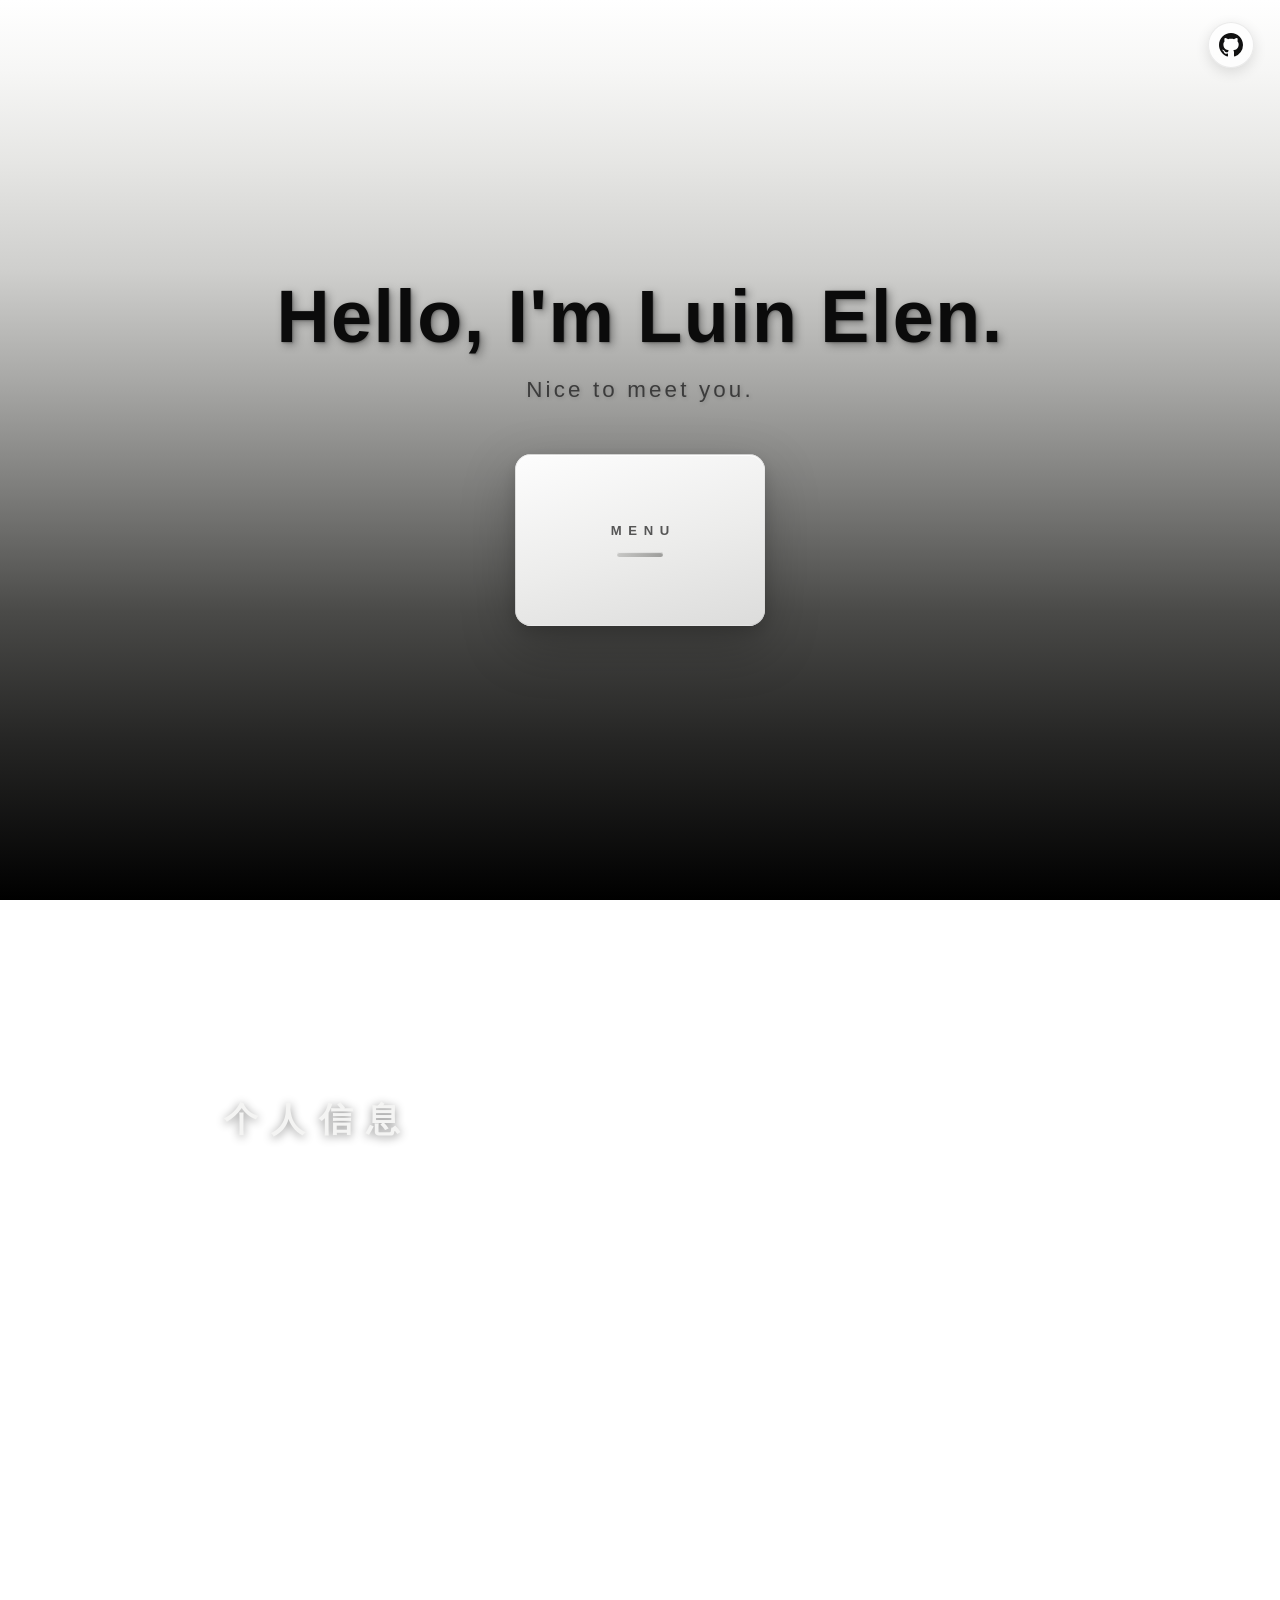
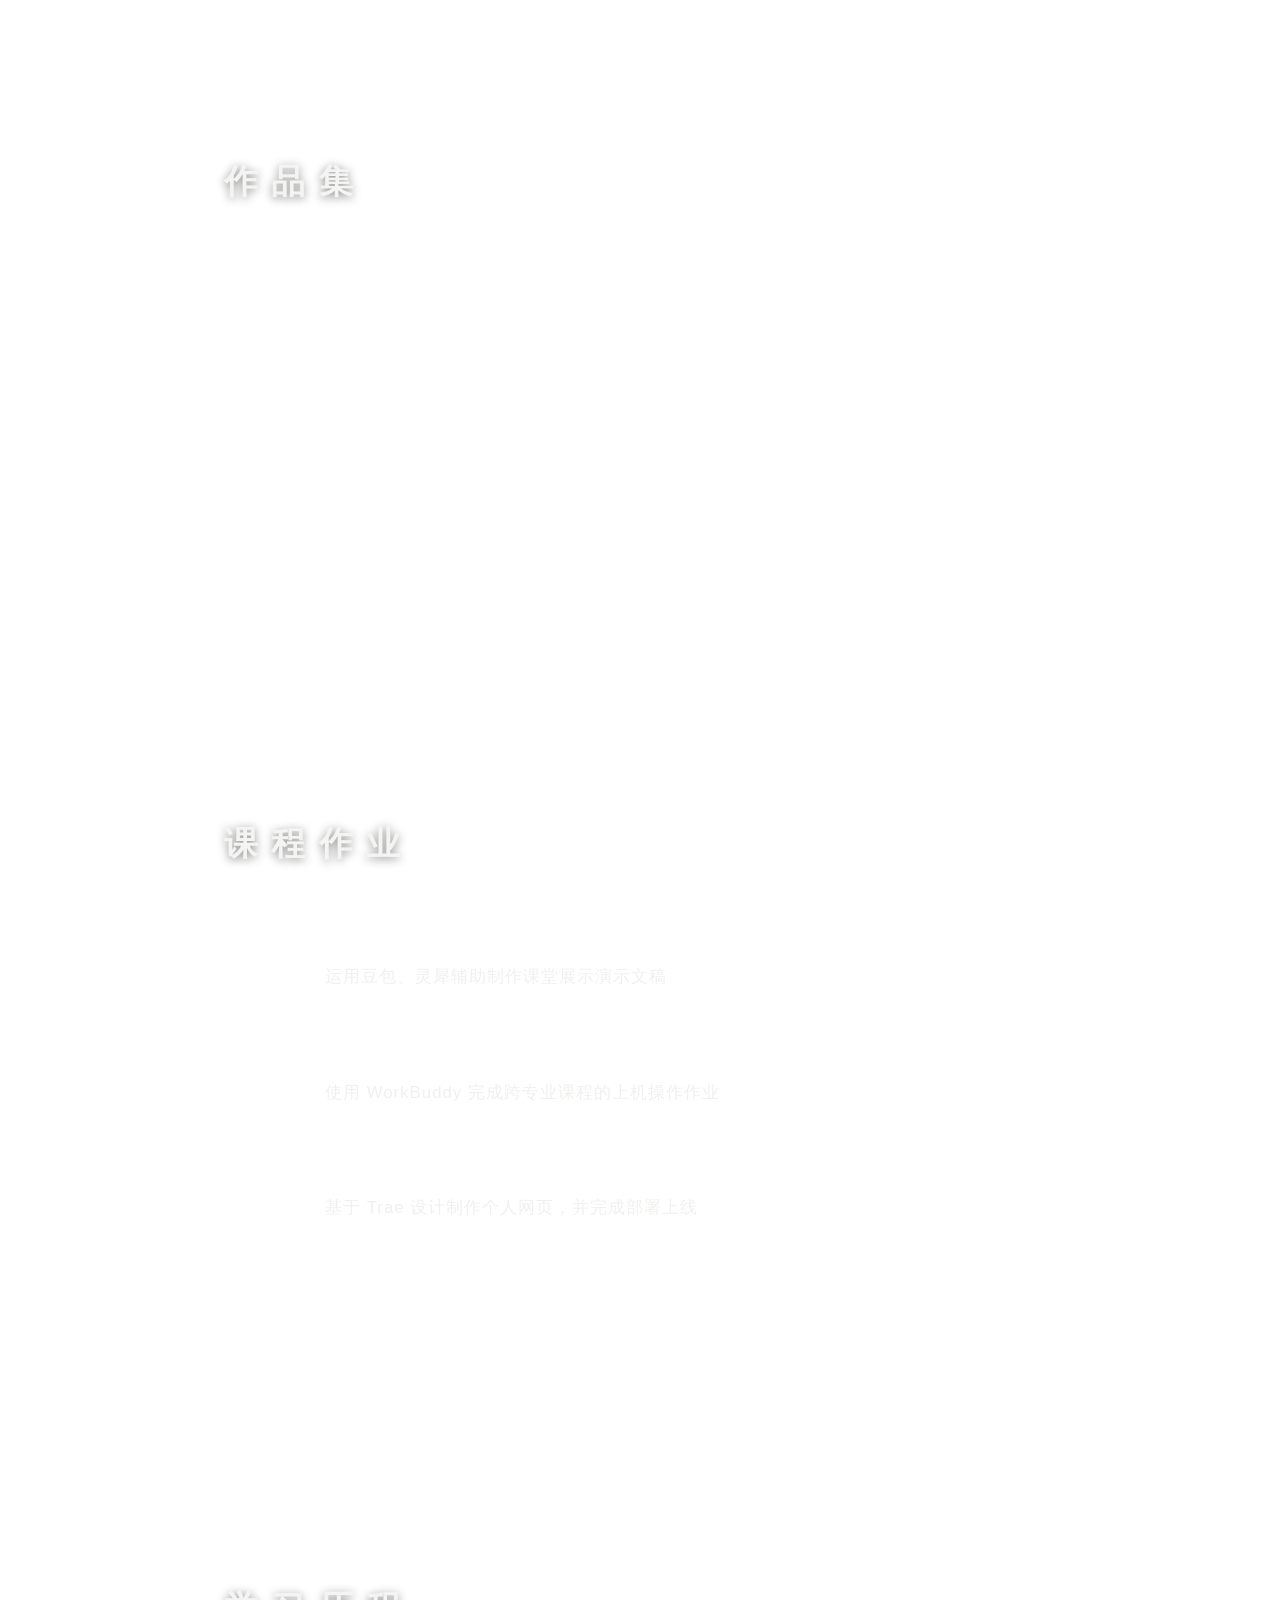
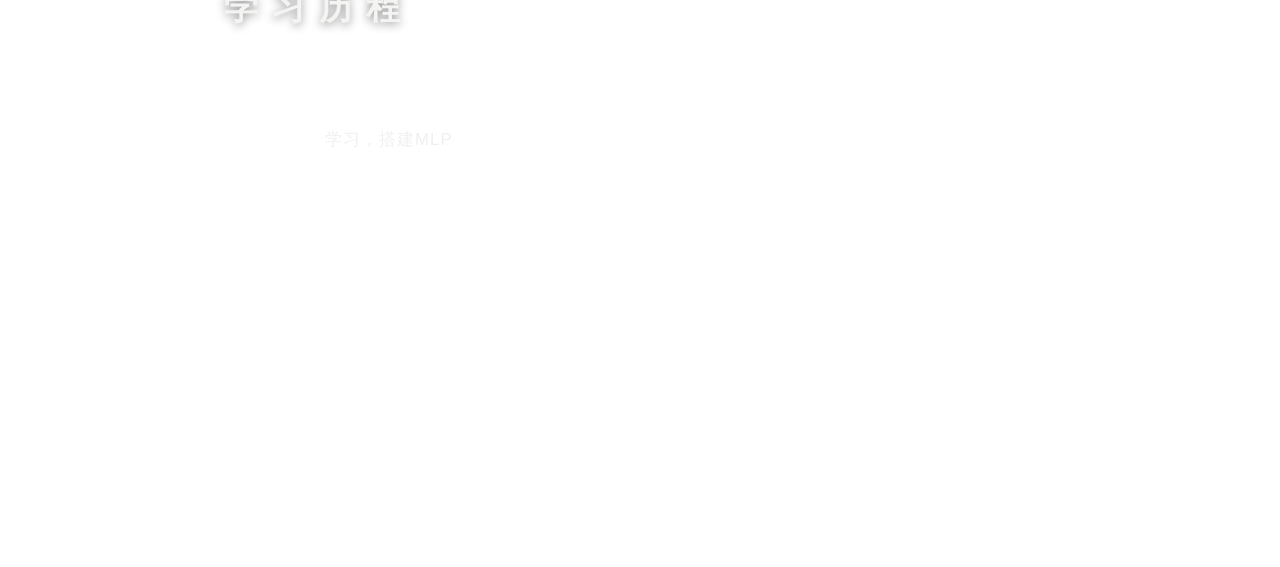
<file: index.html>
<!DOCTYPE html>
<html lang="zh-CN">
<head>
  <meta charset="UTF-8">
  <meta name="viewport" content="width=device-width, initial-scale=1.0">
  <title>李宁的个人网页</title>
  <link rel="stylesheet" href="style.css">
</head>
<body>

  <!-- GitHub 入口（把 href 换成你自己的 GitHub 主页链接） -->
  <a class="github-entry" href="https://github.com/Luin-Elen" target="_blank" rel="noopener" aria-label="GitHub" title="GitHub">
    <svg viewBox="0 0 16 16" aria-hidden="true">
      <path d="M8 0C3.58 0 0 3.58 0 8c0 3.54 2.29 6.53 5.47 7.59.4.07.55-.17.55-.38 0-.19-.01-.82-.01-1.49-2.01.37-2.53-.49-2.69-.94-.09-.23-.48-.94-.82-1.13-.28-.15-.68-.52-.01-.53.63-.01 1.08.58 1.23.82.72 1.21 1.87.87 2.33.66.07-.52.28-.87.51-1.07-1.78-.2-3.64-.89-3.64-3.95 0-.87.31-1.59.82-2.15-.08-.2-.36-1.02.08-2.12 0 0 .67-.21 2.2.82.64-.18 1.32-.27 2-.27s1.36.09 2 .27c1.53-1.04 2.2-.82 2.2-.82.44 1.1.16 1.92.08 2.12.51.56.82 1.27.82 2.15 0 3.07-1.87 3.75-3.65 3.95.29.25.54.73.54 1.48 0 1.07-.01 1.93-.01 2.2 0 .21.15.46.55.38A8.01 8.01 0 0 0 16 8c0-4.42-3.58-8-8-8z"/>
    </svg>
  </a>

  <!-- 首屏：大标题 + 翻盖导航盒 -->
  <header class="hero">
    <h1 class="hero-title">Hello, I'm Luin Elen.</h1>
    <p class="hero-sub">Nice to meet you.</p>

    <!-- 鼠标移上去时盒盖向上翻开，露出三个导航项 -->
    <div class="nav-box" tabindex="0">
      <div class="nav-frame"></div>
      <nav class="nav-inner" aria-label="站点导航">
        <a href="#personal">个人信息</a>
        <a href="#portfolio">作品集</a>
        <a href="#homework">课程作业</a>
        <a href="#journey">学习历程</a>
      </nav>
      <div class="nav-lid">
        <span class="nav-lid-word">MENU</span>
        <span class="nav-lid-handle" aria-hidden="true"></span>
      </div>
    </div>
  </header>

  <main>
    <!-- 三个板块：内容槽留空，等待填充 -->
    <section id="personal" class="panel">
      <h2>个人信息</h2>
      <div class="slot"></div>
    </section>

    <section id="portfolio" class="panel">
      <h2>作品集</h2>
      <div class="slot"></div>
    </section>

    <section id="homework" class="panel">
      <h2>课程作业</h2>
      <div class="slot">
        <ol class="work-list">
          <li class="work-item">
            <span class="work-num">01</span>
            <div class="work-body">
              <p class="work-text">运用豆包、灵犀辅助制作课堂展示演示文稿</p>
              <span class="work-tag">豆包 · 灵犀</span>
            </div>
          </li>
          <li class="work-item">
            <span class="work-num">02</span>
            <div class="work-body">
              <p class="work-text">使用 WorkBuddy 完成跨专业课程的上机操作作业</p>
              <span class="work-tag">WorkBuddy</span>
            </div>
          </li>
          <li class="work-item">
            <span class="work-num">03</span>
            <div class="work-body">
              <p class="work-text">基于 Trae 设计制作个人网页，并完成部署上线</p>
              <span class="work-tag">Trae</span>
            </div>
          </li>
        </ol>
      </div>
    </section>
    <section id="journey" class="panel">
      <h2>学习历程</h2>
      <div class="slot">
        <ol class="work-list">
          <li class="work-item journey-item">
            <span class="work-num">01</span>
            <div class="work-body">
              <a class="journey-link" href="mlp-learning.html">学习，搭建MLP</a>
              <span class="work-tag">MLP · TensorFlow</span>
            </div>
          </li>
        </ol>
      </div>
    </section>

  </main>

  <footer>© Luin Elen · 李宁</footer>

</body>
</html>
</file>
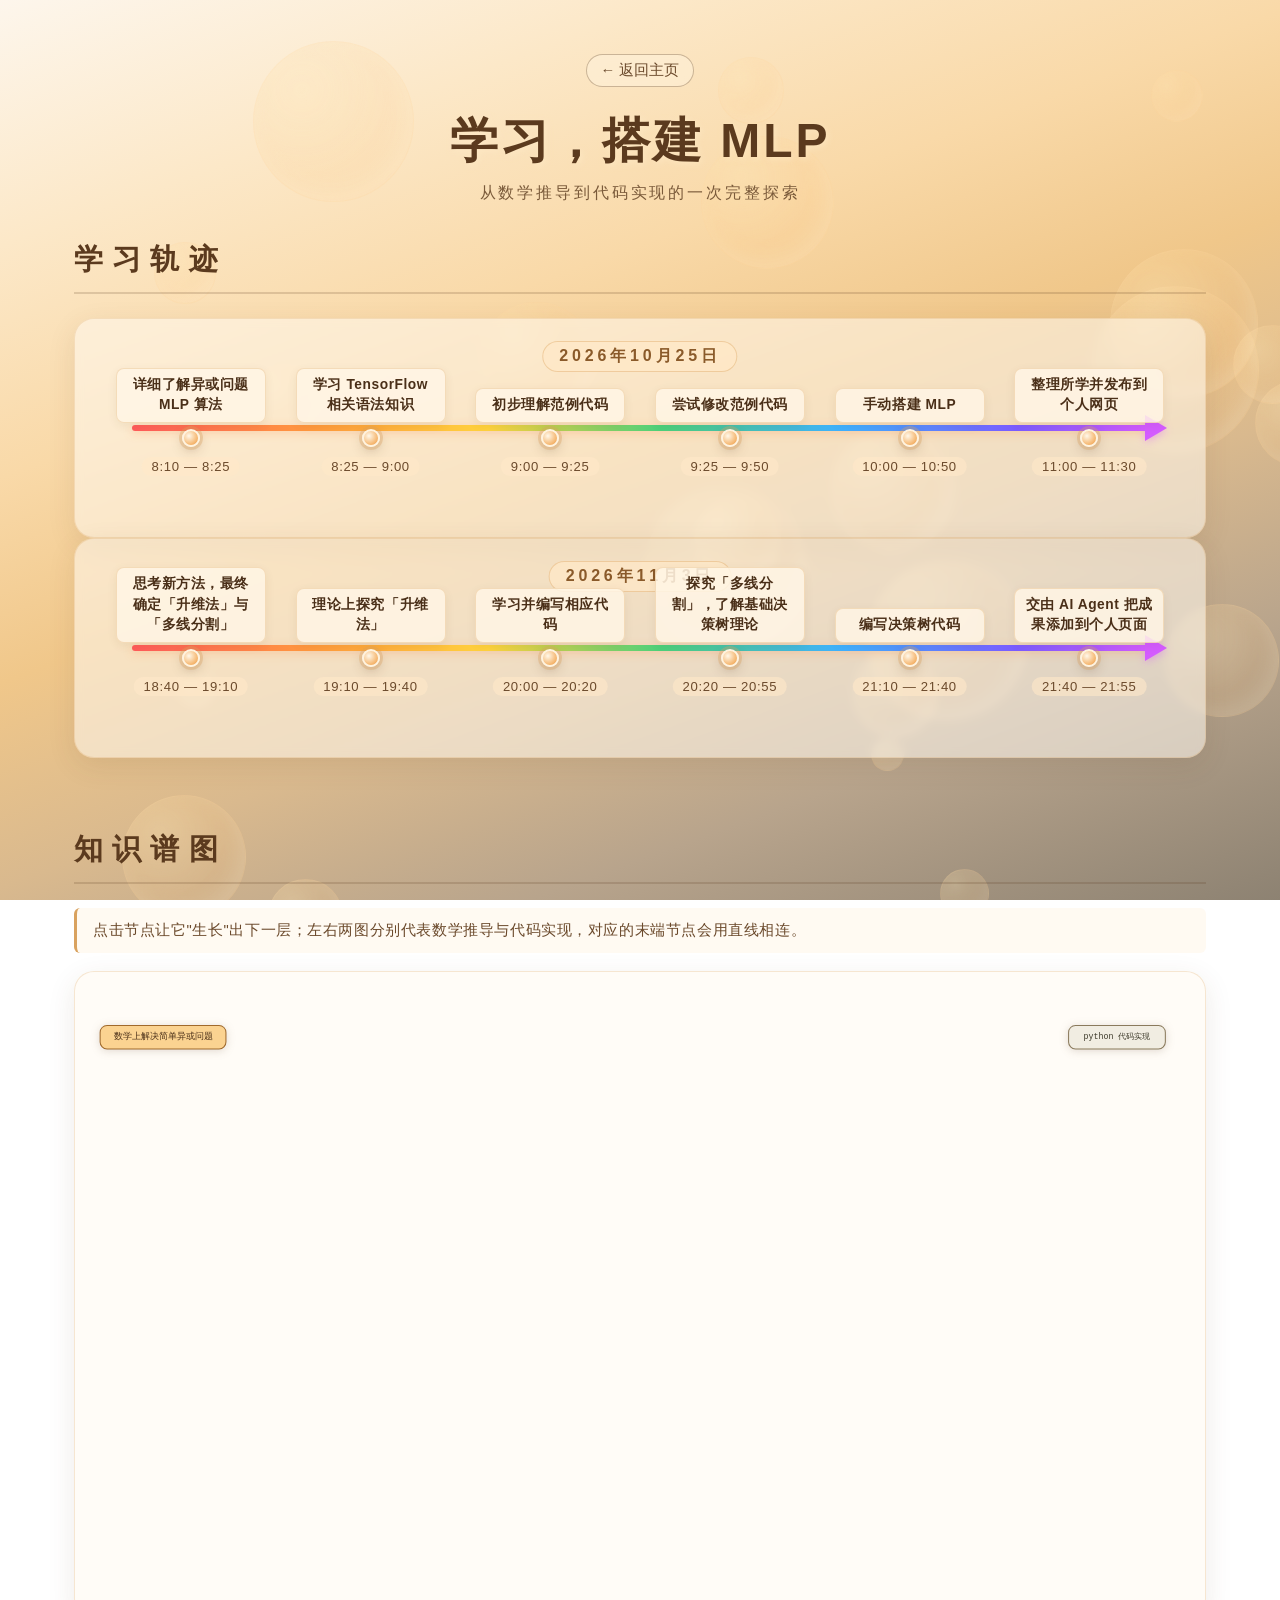
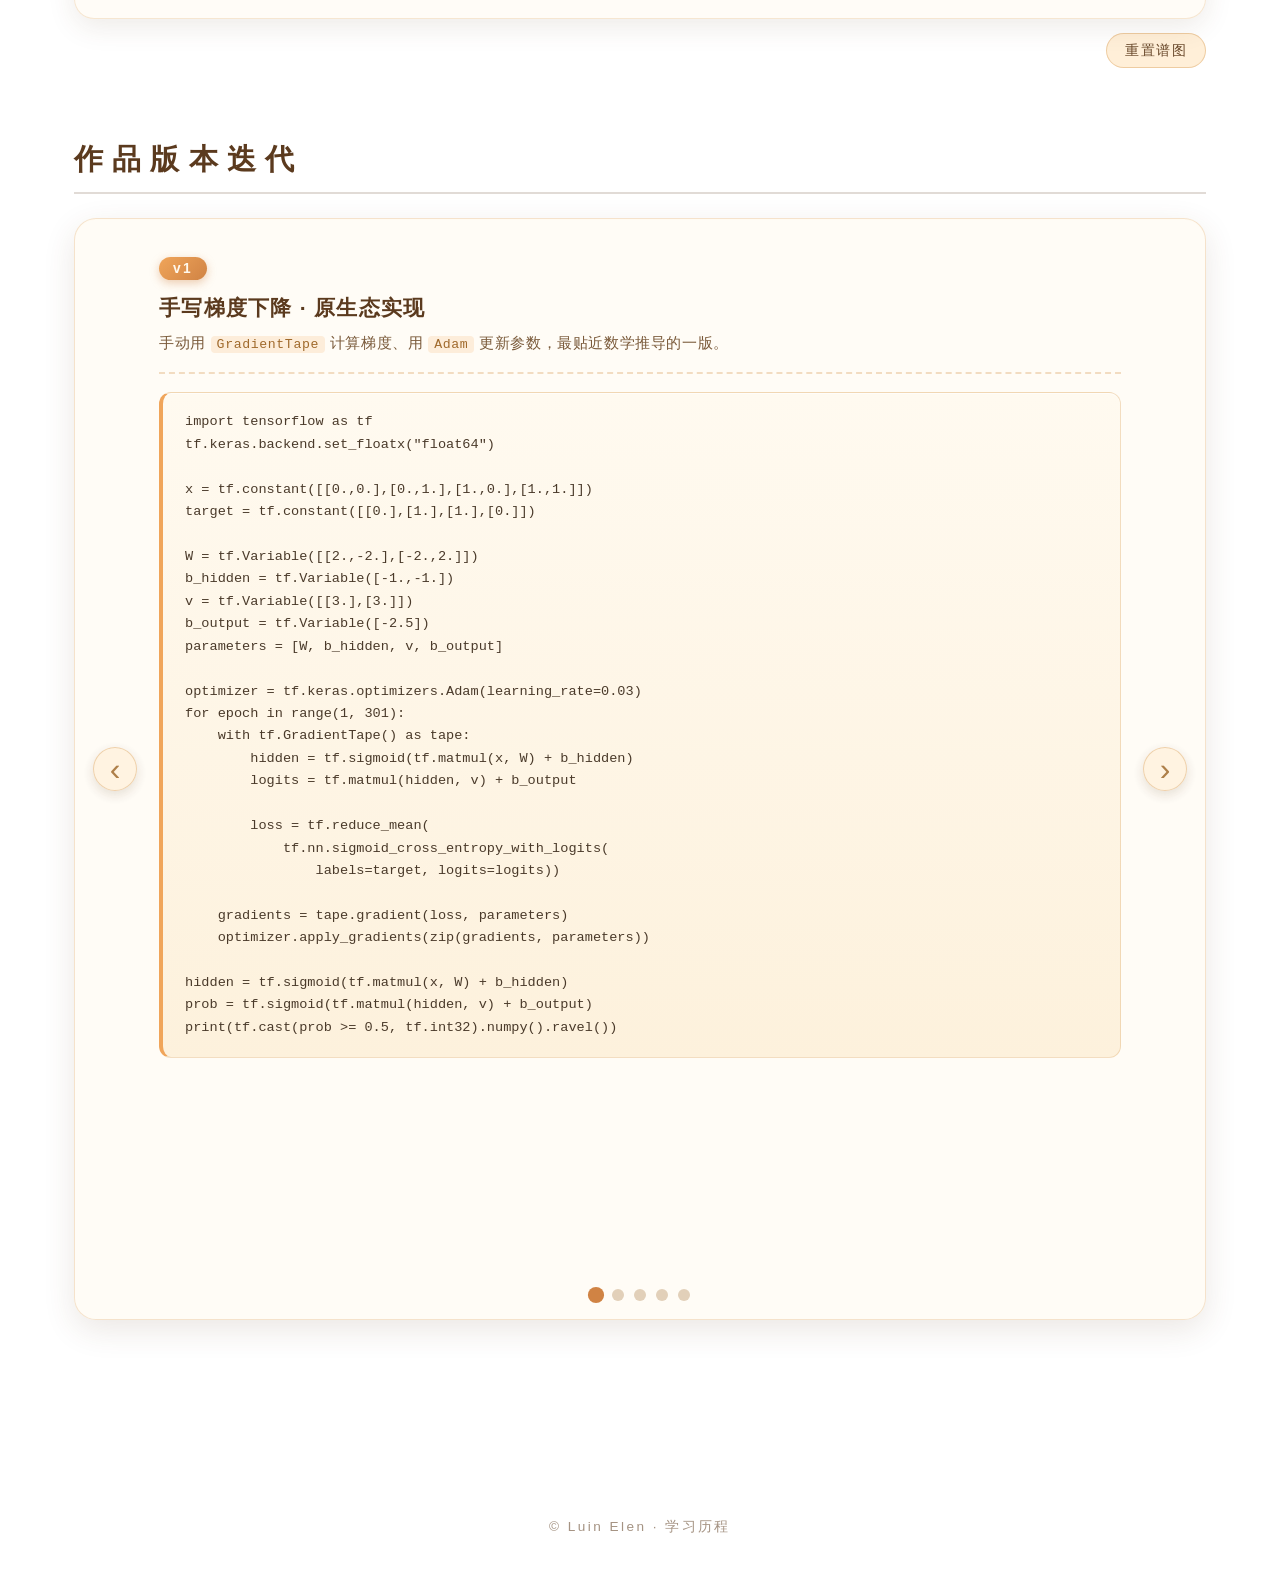
<file: mlp-learning.html>
<!DOCTYPE html>
<html lang="zh-CN">
<head>
  <meta charset="UTF-8">
  <meta name="viewport" content="width=device-width, initial-scale=1.0">
  <title>学习，搭建 MLP · Luin Elen</title>
  <link rel="stylesheet" href="mlp-learning.css">
</head>
<body>

  <!-- 背景泡泡容器：JS 动态生成大小不一的泡泡 -->
  <div class="bubbles" aria-hidden="true"></div>

  <header class="mlp-hero">
    <a class="back-link" href="index.html#journey">← 返回主页</a>
    <h1 class="mlp-title">学习，搭建 MLP</h1>
    <p class="mlp-sub">从数学推导到代码实现的一次完整探索</p>
  </header>

  <main class="mlp-main">

    <!-- ============ 学习轨迹 ============ -->
    <section class="mlp-section">
      <h2 class="mlp-h2">学习轨迹</h2>

      <div class="timeline-wrap">
        <div class="timeline-date">2026年10月25日</div>

        <!-- 彩虹渐变箭头 -->
        <div class="timeline-arrow" aria-hidden="true">
          <div class="timeline-arrow-line"></div>
          <div class="timeline-arrow-head"></div>
        </div>

        <!-- 6 个等距轨迹点 -->
        <div class="timeline-track">
          <div class="timeline-item">
            <div class="timeline-label">详细了解异或问题 MLP 算法</div>
            <div class="timeline-dot"></div>
            <div class="timeline-time">8:10 — 8:25</div>
          </div>
          <div class="timeline-item">
            <div class="timeline-label">学习 TensorFlow 相关语法知识</div>
            <div class="timeline-dot"></div>
            <div class="timeline-time">8:25 — 9:00</div>
          </div>
          <div class="timeline-item">
            <div class="timeline-label">初步理解范例代码</div>
            <div class="timeline-dot"></div>
            <div class="timeline-time">9:00 — 9:25</div>
          </div>
          <div class="timeline-item">
            <div class="timeline-label">尝试修改范例代码</div>
            <div class="timeline-dot"></div>
            <div class="timeline-time">9:25 — 9:50</div>
          </div>
          <div class="timeline-item">
            <div class="timeline-label">手动搭建 MLP</div>
            <div class="timeline-dot"></div>
            <div class="timeline-time">10:00 — 10:50</div>
          </div>
          <div class="timeline-item">
            <div class="timeline-label">整理所学并发布到个人网页</div>
            <div class="timeline-dot"></div>
            <div class="timeline-time">11:00 — 11:30</div>
          </div>
        </div>
      </div>

      <!-- 第二条时间线：11月3日，配色反向 -->
      <div class="timeline-wrap timeline-wrap--alt">
        <div class="timeline-date timeline-date--alt">2026年11月3日</div>

        <div class="timeline-arrow timeline-arrow--reverse" aria-hidden="true">
          <div class="timeline-arrow-line"></div>
          <div class="timeline-arrow-head"></div>
        </div>

        <div class="timeline-track">
          <div class="timeline-item">
            <div class="timeline-label timeline-label--wide">思考新方法，最终确定「升维法」与「多线分割」</div>
            <div class="timeline-dot timeline-dot--alt"></div>
            <div class="timeline-time timeline-time--alt">18:40 — 19:10</div>
          </div>
          <div class="timeline-item">
            <div class="timeline-label timeline-label--wide">理论上探究「升维法」</div>
            <div class="timeline-dot timeline-dot--alt"></div>
            <div class="timeline-time timeline-time--alt">19:10 — 19:40</div>
          </div>
          <div class="timeline-item">
            <div class="timeline-label timeline-label--wide">学习并编写相应代码</div>
            <div class="timeline-dot timeline-dot--alt"></div>
            <div class="timeline-time timeline-time--alt">20:00 — 20:20</div>
          </div>
          <div class="timeline-item">
            <div class="timeline-label timeline-label--wide">探究「多线分割」，了解基础决策树理论</div>
            <div class="timeline-dot timeline-dot--alt"></div>
            <div class="timeline-time timeline-time--alt">20:20 — 20:55</div>
          </div>
          <div class="timeline-item">
            <div class="timeline-label timeline-label--wide">编写决策树代码</div>
            <div class="timeline-dot timeline-dot--alt"></div>
            <div class="timeline-time timeline-time--alt">21:10 — 21:40</div>
          </div>
          <div class="timeline-item">
            <div class="timeline-label timeline-label--wide">交由 AI Agent 把成果添加到个人页面</div>
            <div class="timeline-dot timeline-dot--alt"></div>
            <div class="timeline-time timeline-time--alt">21:40 — 21:55</div>
          </div>
        </div>
      </div>
    </section>

    <!-- ============ 知识谱图 ============ -->
    <section class="mlp-section">
      <h2 class="mlp-h2">知识谱图</h2>
      <p class="mlp-hint">点击节点让它"生长"出下一层；左右两图分别代表数学推导与代码实现，对应的末端节点会用直线相连。</p>
      <div class="graph-wrap">
        <svg id="knowledge-graph" class="knowledge-graph" viewBox="0 0 1600 900" preserveAspectRatio="xMidYMid meet" role="img" aria-label="MLP 知识谱图"></svg>
      </div>
      <div class="graph-legend">
        <button id="graph-reset" class="graph-reset" type="button">重置谱图</button>
      </div>
    </section>

    <!-- ============ 作品版本迭代 ============ -->
    <section class="mlp-section">
      <h2 class="mlp-h2">作品版本迭代</h2>

      <div class="version-carousel" id="version-carousel">
        <!-- 左 1/4 翻页热区 -->
        <button class="version-nav version-nav-prev" type="button" aria-label="上一版本" title="上一版本">
          <span class="version-nav-icon">‹</span>
        </button>

        <!-- 卡片轨道：JS 控制 translateX -->
        <div class="version-track" id="version-track">

          <!-- 第 1 代 -->
          <article class="version-card" data-version="1">
            <header class="version-header">
              <span class="version-badge">v1</span>
              <h3 class="version-title">手写梯度下降 · 原生态实现</h3>
              <p class="version-desc">手动用 <code>GradientTape</code> 计算梯度、用 <code>Adam</code> 更新参数，最贴近数学推导的一版。</p>
            </header>
            <pre class="version-code"><code>import tensorflow as tf
tf.keras.backend.set_floatx("float64")

x = tf.constant([[0.,0.],[0.,1.],[1.,0.],[1.,1.]])
target = tf.constant([[0.],[1.],[1.],[0.]])

W = tf.Variable([[2.,-2.],[-2.,2.]])
b_hidden = tf.Variable([-1.,-1.])
v = tf.Variable([[3.],[3.]])
b_output = tf.Variable([-2.5])
parameters = [W, b_hidden, v, b_output]

optimizer = tf.keras.optimizers.Adam(learning_rate=0.03)
for epoch in range(1, 301):
    with tf.GradientTape() as tape:
        hidden = tf.sigmoid(tf.matmul(x, W) + b_hidden)
        logits = tf.matmul(hidden, v) + b_output

        loss = tf.reduce_mean(
            tf.nn.sigmoid_cross_entropy_with_logits(
                labels=target, logits=logits))

    gradients = tape.gradient(loss, parameters)
    optimizer.apply_gradients(zip(gradients, parameters))

hidden = tf.sigmoid(tf.matmul(x, W) + b_hidden)
prob = tf.sigmoid(tf.matmul(hidden, v) + b_output)
print(tf.cast(prob &gt;= 0.5, tf.int32).numpy().ravel())</code></pre>
          </article>

          <!-- 第 2 代 -->
          <article class="version-card" data-version="2">
            <header class="version-header">
              <span class="version-badge">v2</span>
              <h3 class="version-title">Keras Sequential · 高层封装</h3>
              <p class="version-desc">改用 <code>Sequential</code> 与 <code>Dense</code> 层，把训练循环交给 <code>model.fit</code>，代码更简洁。</p>
            </header>
            <pre class="version-code"><code>import tensorflow as tf

tf.keras.backend.set_floatx("float64")

x = tf.constant([[0.,0.], [0.,1.], [1.,0.], [1.,1.]], dtype=tf.float64)
target = tf.constant([[0.], [1.], [1.], [0.]], dtype=tf.float64)

model = tf.keras.Sequential([
    tf.keras.layers.Dense(units=2, activation='sigmoid', input_shape=(2,)),
    tf.keras.layers.Dense(units=1, activation=None)
])

model.compile(
    optimizer=tf.keras.optimizers.Adam(learning_rate=0.03),
    loss=tf.keras.losses.BinaryCrossentropy(from_logits=True)
)

model.fit(x, target, epochs=300, verbose=0)

logits = model(x)
prob = tf.sigmoid(logits)
pred = tf.cast(prob &gt;= 0.5, tf.int32)
print(pred.numpy().ravel())</code></pre>
          </article>

          <!-- 第 3 页：升维法的思考过程 -->
          <article class="version-card version-card--prose" data-version="3">
            <header class="version-header">
              <span class="version-badge">思考</span>
              <h3 class="version-title">升维法 · 思路从哪来</h3>
              <p class="version-desc">二维平面上线性不可分，那就把点搬到更高的空间里试试。</p>
            </header>
            <div class="version-prose">
              <p>我个人思考后得出一个新的解决方法——给原来在二维平面的样本点升维，使之在空间中，或许可以解出来（姑且称为「升维法」）。</p>
              <p>面对如何升维的问题，很显然可以通过获取新的属性来增加维度，但是受限于题干信息，我无法获得新的信息，于是便开始挖掘原有 x、y 与标签之间或许有什么没用到的隐含关系。显而易见，当 x = y 时，标签为 1，反之为 0，但这是我们希望机器最终学会的规则，不可以直接使用。鉴于现实中不同的属性之间有互相的联系，我们可以使用已知的 x、y 来构造新的数据，以此模拟新属性，或许会有成效。</p>
              <p>注意到取 x、y 之和并不能取得较好的效果，而取积、和平方、平方和都会有不错的效果。进一步探索更为普适的构造方法，由对前面的学习启发得到可以引入 sigmoid 来进行非线性扭曲，所得新数据基本上可以满足本题的需求。</p>
              <p>考虑到在其他题目条件下扭曲后仍存在不小的共线可能，于是不再打算从二维直接到三维四点不共面，只聚焦于变换后共面的情况来打补丁，或许，可以通过让「小的更小，大的更大」的方法来实现将各个点从同一个平面中转移至同一个非平面中，姑且将上述操作称为「错裂」。如果只是线性操作，由前面探索的经验可知，往往无法成功「错裂」，于是继续使用 sigmoid 函数来进行非线性操作。</p>
              <p>到此为止，「非线性错裂」我个人并未作数学上的论证尝试，也并未设计具体计算来进行代码实现，只是告诉了 DeepSeek，询问它「非线性错裂」的普适性如何，并得到了肯定的回答。上述讨论仅是提高多升一维的解题效率的一次探索，实际操作中可以提升多维，以此减小失败率，个人感觉已经足够了。反思后觉察到，如果升太多维度，或许会出现基础数据使用过滥而使分类器不准确的情况，但目前并不知道升多少维度合适，或许这也正是探究「错裂」的必要性。</p>
              <p>下一页的代码实现仅是通过简单的 z = x·y 的线性升维来解决异或问题，因为个人认为这已经足够证明「升维法」的可行性。</p>
            </div>
          </article>

          <!-- 第 4 页：v3 升维法 -->
          <article class="version-card" data-version="4">
            <header class="version-header">
              <span class="version-badge">v3</span>
              <h3 class="version-title">升维法 · 用 z = x₁·x₂ 把四点拉到三维</h3>
              <p class="version-desc">手工构造第三个特征，把二维不可分变成三维可分，再用单层 Dense 划平面。</p>
            </header>
            <pre class="version-code"><code>import tensorflow as tf
import numpy as np

tf.keras.backend.set_floatx("float64")

x_original = tf.constant([[0.,0.], [0.,1.], [1.,0.], [1.,1.]], dtype=tf.float64)
y_target = tf.constant([[0.], [1.], [1.], [0.]], dtype=tf.float64)

x3 = x_original[:, 0:1] * x_original[:, 1:2]

x_3d = tf.concat([x_original, x3], axis=1)

print("升维后的输入数据 x_3d (X1, X2, X3):")
print(x_3d.numpy())
print("-" * 40)

model = tf.keras.Sequential([
    tf.keras.layers.Dense(1, activation=None, input_shape=(3,))
])

model.compile(
    optimizer=tf.keras.optimizers.Adam(learning_rate=0.1),
    loss=tf.keras.losses.BinaryCrossentropy(from_logits=True)
)

model.fit(x_3d, y_target, epochs=200, verbose=0)

logits = model(x_3d)
prob = tf.sigmoid(logits)
pred = tf.cast(prob &gt;= 0.5, tf.int32).numpy().ravel()

print("升维后的预测结果:", pred)

W, b = model.layers[0].get_weights()
print(f"\n模型学到的平面方程参数: W={W.ravel()}, b={b}")
print(f"平面方程: {W[0][0]:.2f}*x1 + {W[1][0]:.2f}*x2 + {W[2][0]:.2f}*x3 + {b[0]:.2f} = 0")
print("神经网络(升维法) 预测结果:", pred)</code></pre>
          </article>

          <!-- 第 5 页：v4 多线分割 · 决策树 -->
          <article class="version-card" data-version="5">
            <header class="version-header">
              <span class="version-badge">v4</span>
              <h3 class="version-title">多线分割 · 决策树划分区域</h3>
              <p class="version-desc">不升维，改为用多条直线切分平面，让不同区域输出同一类别。</p>
            </header>
            <div class="version-prose version-prose--compact">
              <p>除了「升维法」之外，我还想到了另一种方法：我们可以通过两条直线来区分四个点，可以把整个坐标系划成三或四个区域，令其中多个区域中的点同输出即可。经过学习了解，得知「决策树流派」正符合我的想法，于是写了如下代码。</p>
            </div>
            <pre class="version-code"><code>from sklearn import tree
import numpy as np

x = np.array([[0.,0.], [0.,1.], [1.,0.], [1.,1.]])
y = np.array([0, 1, 1, 0])

model_tree = tree.DecisionTreeClassifier(max_depth=2)

model_tree.fit(x, y)

pred_tree = model_tree.predict(x)
print("决策树(划分区域法) 预测结果:", pred_tree)

print("\n决策树内部的切分逻辑：")
print(tree.export_text(model_tree, feature_names=['x1', 'x2']))</code></pre>
          </article>

        </div>

        <!-- 右 1/4 翻页热区 -->
        <button class="version-nav version-nav-next" type="button" aria-label="下一版本" title="下一版本">
          <span class="version-nav-icon">›</span>
        </button>

        <!-- 页码指示 -->
        <div class="version-dots" id="version-dots" aria-hidden="true"></div>
      </div>
    </section>

  </main>

  <footer class="mlp-footer">© Luin Elen · 学习历程</footer>

  <script src="mlp-learning.js"></script>
</body>
</html>
</file>
<file: style.css>
/* ==========================================================
   李宁的个人网页 · style.css
   背景：白 → 银 → 高级灰 → 深灰 → 黑 的平滑慢渐变
   风格：清新但正式
   ========================================================== */

* {
  margin: 0;
  padding: 0;
  box-sizing: border-box;
}

html {
  scroll-behavior: smooth; /* 点击导航项平滑滚动到对应板块 */
}

body {
  font-family: "Segoe UI", "PingFang SC", "Microsoft YaHei", "Helvetica Neue", Arial, sans-serif;
  color: #1c1c1c;
  min-height: 100vh;
  overflow-x: hidden;
  /* 全页慢渐变背景：多停靠点拉长过渡区间，形成缓慢柔和的色彩变化 */
  background: linear-gradient(180deg,
      #ffffff 0%,
      #f6f6f5 8%,
      #e6e6e4 18%,
      #cfcfcd 30%,
      #a9a9a7 42%,
      #7b7b79 55%,
      #4a4a48 68%,
      #262625 82%,
      #000000 100%);
  background-attachment: fixed; /* 渐变固定于视口，滚动时色彩随高度缓慢演变 */
}

/* ============ GitHub 入口（右上角悬浮） ============ */
.github-entry {
  position: fixed;
  top: 22px;
  right: 26px;
  z-index: 10;
  width: 46px;
  height: 46px;
  border-radius: 50%;
  display: flex;
  align-items: center;
  justify-content: center;
  background: rgba(255, 255, 255, 0.72);
  border: 1px solid rgba(0, 0, 0, 0.08);
  box-shadow: 0 4px 14px rgba(0, 0, 0, 0.12);
  backdrop-filter: blur(6px);
  transition: transform 0.25s ease, box-shadow 0.25s ease;
}

.github-entry:hover {
  transform: translateY(-2px);
  box-shadow: 0 8px 20px rgba(0, 0, 0, 0.18);
}

.github-entry svg {
  width: 24px;
  height: 24px;
  fill: #111;
}

/* ============ 首屏 ============ */
.hero {
  min-height: 100vh;
  display: flex;
  flex-direction: column;
  align-items: center;
  justify-content: center;
  text-align: center;
  padding: 0 24px;
}

.hero-title {
  font-size: clamp(2.4rem, 6vw, 4.6rem);
  font-weight: 700;
  letter-spacing: 0.02em;
  color: #0b0b0b; /* 黑色大字 */
  text-shadow: 3px 3px 8px rgba(0, 0, 0, 0.35),
               1px 1px 2px rgba(0, 0, 0, 0.28); /* 双层阴影增强立体感 */
}

.hero-sub {
  margin-top: 1.1rem;
  font-size: clamp(1rem, 2.2vw, 1.4rem);
  letter-spacing: 0.14em;
  color: #3c3c3c;
  text-shadow: 1px 1px 4px rgba(0, 0, 0, 0.18);
}

/* ============ 翻盖导航盒 ============ */
.nav-box {
  position: relative;
  width: 250px;
  height: 172px;
  margin-top: 3.2rem;
  perspective: 1000px; /* 3D 翻页视角 */
  outline: none;
  filter: drop-shadow(0 18px 26px rgba(0, 0, 0, 0.22));
}

/* 盒身（内衬） */
.nav-frame {
  position: absolute;
  inset: 0;
  border-radius: 16px;
  background: linear-gradient(160deg, rgba(255, 255, 255, 0.55), rgba(255, 255, 255, 0.2));
  border: 1px solid rgba(255, 255, 255, 0.55);
  backdrop-filter: blur(8px);
}

/* 盒内导航项：默认隐藏，开盖后淡入 */
.nav-inner {
  position: absolute;
  inset: 0;
  z-index: 1;
  display: flex;
  flex-direction: column;
  justify-content: center;
  gap: 2px;
  padding: 14px 18px;
  opacity: 0;
  transform: translateY(8px);
  transition: opacity 0.4s ease 0.18s, transform 0.4s ease 0.18s;
}

.nav-inner a {
  display: block;
  text-align: center;
  padding: 0.52rem 0;
  font-size: 1.06rem;
  letter-spacing: 0.3em;
  text-indent: 0.3em; /* 抵消末字间距，保证视觉居中 */
  color: #141414;
  text-decoration: none;
  border-radius: 9px;
  transition: background 0.25s ease;
}

.nav-inner a:hover {
  background: rgba(0, 0, 0, 0.07);
}

/* 盒盖：绕顶部合页向上翻开 */
.nav-lid {
  position: absolute;
  inset: 0;
  z-index: 3;
  display: flex;
  flex-direction: column;
  align-items: center;
  justify-content: center;
  gap: 14px;
  border-radius: 16px;
  background: linear-gradient(165deg, #fdfdfd 0%, #ececeb 55%, #dcdcdb 100%);
  border: 1px solid rgba(0, 0, 0, 0.07);
  box-shadow: inset 0 1px 0 rgba(255, 255, 255, 0.9),
              0 6px 16px rgba(0, 0, 0, 0.14);
  transform-origin: top center;
  transition: transform 0.65s cubic-bezier(0.22, 0.68, 0.28, 1),
              box-shadow 0.65s ease;
}

/* 悬停 / 键盘聚焦时开盖；移开自动合上 */
.nav-box:hover .nav-lid,
.nav-box:focus-within .nav-lid {
  transform: rotateX(-104deg);
  box-shadow: 0 10px 22px rgba(0, 0, 0, 0.16);
}

.nav-box:hover .nav-inner,
.nav-box:focus-within .nav-inner {
  opacity: 1;
  transform: translateY(0);
}

/* 盒盖上的装饰：MENU 字样 + 拉手 */
.nav-lid-word {
  font-size: 0.82rem;
  font-weight: 600;
  letter-spacing: 0.5em;
  text-indent: 0.5em;
  color: #555;
}

.nav-lid-handle {
  width: 46px;
  height: 5px;
  border-radius: 3px;
  background: linear-gradient(90deg, #c7c7c5, #9d9d9b);
  box-shadow: inset 0 1px 1px rgba(255, 255, 255, 0.7);
}

/* ============ 内容板块 ============ */
.panel {
  max-width: 880px;
  margin: 0 auto;
  padding: 22vh 24px 10vh;
  scroll-margin-top: 40px; /* 锚点跳转时留出呼吸空间 */
}

.panel h2 {
  position: relative;
  padding-bottom: 14px;
  color: #f4f4f3;
  font-size: clamp(1.5rem, 3vw, 2.1rem);
  font-weight: 600;
  letter-spacing: 0.4em;
  text-shadow: 0 2px 10px rgba(0, 0, 0, 0.45);
}

.panel h2::after {
  content: "";
  position: absolute;
  left: 2px;
  bottom: 0;
  width: 56px;
  height: 2px;
  border-radius: 1px;
  background: linear-gradient(90deg, rgba(255, 255, 255, 0.85), rgba(255, 255, 255, 0));
}

/* 内容槽：留空待填充，仅保留容器样式 */
.slot {
  margin-top: 2.2rem;
  min-height: 280px;
  border: 1px dashed rgba(255, 255, 255, 0.3);
  border-radius: 18px;
  background: rgba(255, 255, 255, 0.045);
  box-shadow: inset 0 1px 0 rgba(255, 255, 255, 0.08);
}

/* ============ 课程作业列表 ============ */
.work-list {
  list-style: none;
  display: flex;
  flex-direction: column;
  gap: 18px;
  padding: 26px;
}

.work-item {
  display: flex;
  align-items: center;
  gap: 20px;
  padding: 18px 22px;
  border-radius: 14px;
  background: rgba(255, 255, 255, 0.06);
  border: 1px solid rgba(255, 255, 255, 0.12);
  transition: background 0.25s ease, transform 0.25s ease;
}

.work-item:hover {
  background: rgba(255, 255, 255, 0.13);
  border-color: rgba(255, 255, 255, 0.28);
  transform: translateX(4px);
}

.work-num {
  font-size: 1.6rem;
  font-weight: 700;
  color: rgba(255, 255, 255, 0.5);
  letter-spacing: 0.05em;
  flex-shrink: 0;
}

.work-body {
  display: flex;
  flex-direction: column;
  gap: 7px;
}

.work-text {
  color: #f0f0ef;
  font-size: 1.05rem;
  letter-spacing: 0.06em;
  line-height: 1.7;
}

.work-tag {
  align-self: flex-start;
  padding: 3px 12px;
  font-size: 0.8rem;
  letter-spacing: 0.12em;
  color: rgba(255, 255, 255, 0.75);
  border: 1px solid rgba(255, 255, 255, 0.25);
  border-radius: 999px;
}

/* ============ 学习历程：跳转链接 ============ */
.journey-link {
  color: #f0f0ef;
  font-size: 1.05rem;
  letter-spacing: 0.06em;
  line-height: 1.7;
  text-decoration: none;
  border-bottom: 1px dashed rgba(255, 255, 255, 0.35);
  transition: color 0.25s ease, border-color 0.25s ease;
}

.journey-link:hover {
  color: #ffd9a8;
  border-color: rgba(255, 217, 168, 0.6);
}

/* ============ 页脚 ============ */
footer {
  text-align: center;
  padding: 6vh 0 5vh;
  color: rgba(255, 255, 255, 0.4);
  font-size: 0.85rem;
  letter-spacing: 0.18em;
}

/* ============ 移动端适配 ============ */
@media (max-width: 480px) {
  .nav-box {
    width: 220px;
    height: 164px;
  }

  .nav-inner a {
    font-size: 0.98rem;
    letter-spacing: 0.22em;
    text-indent: 0.22em;
  }

  .panel {
    padding-top: 16vh;
  }

  .panel h2 {
    letter-spacing: 0.28em;
  }
}
</file>
<file: mlp-learning.css>
/* ==========================================================
   学习，搭建 MLP · mlp-learning.css
   主题：橙 / 黄 / 灰 暖色调
   背景：大小不一的漂浮泡泡
   ========================================================== */

* {
  margin: 0;
  padding: 0;
  box-sizing: border-box;
}

html {
  scroll-behavior: smooth;
}

body {
  font-family: "Segoe UI", "PingFang SC", "Microsoft YaHei", "Helvetica Neue", Arial, sans-serif;
  color: #3a2c22;
  min-height: 100vh;
  overflow-x: hidden;
  /* 暖色主背景：橙 → 黄 → 灰 的柔和渐变 */
  background: linear-gradient(160deg,
      #fdf6ec 0%,
      #fce8c8 18%,
      #f9d9a8 35%,
      #f0c78a 50%,
      #d9b98e 65%,
      #b8a48c 80%,
      #8d8272 100%);
  background-attachment: fixed;
}

/* ============ 背景泡泡 ============ */
.bubbles {
  position: fixed;
  inset: 0;
  z-index: 0;
  pointer-events: none;
  overflow: hidden;
}

.bubble {
  position: absolute;
  border-radius: 50%;
  background: radial-gradient(circle at 30% 30%,
      rgba(255, 230, 180, 0.55),
      rgba(255, 200, 130, 0.28) 55%,
      rgba(255, 180, 110, 0.12));
  border: 1px solid rgba(255, 220, 170, 0.35);
  box-shadow: inset -6px -8px 18px rgba(255, 240, 210, 0.35);
  opacity: 0.55;
  animation: bubble-float var(--dur, 18s) ease-in-out var(--delay, 0s) infinite alternate;
}

@keyframes bubble-float {
  0% {
    transform: translate(0, 0) scale(1);
  }
  50% {
    transform: translate(var(--dx, 30px), -40px) scale(1.05);
  }
  100% {
    transform: translate(calc(var(--dx, 30px) * -1), -80px) scale(0.98);
  }
}

/* ============ 顶部标题 ============ */
.mlp-hero {
  position: relative;
  z-index: 1;
  padding: 6vh 5vw 4vh;
  text-align: center;
}

.back-link {
  display: inline-block;
  margin-bottom: 1.4rem;
  padding: 6px 14px;
  font-size: 0.92rem;
  color: #6b4a2c;
  text-decoration: none;
  border: 1px solid rgba(107, 74, 44, 0.35);
  border-radius: 999px;
  background: rgba(255, 244, 224, 0.45);
  backdrop-filter: blur(4px);
  transition: background 0.25s ease, transform 0.25s ease;
}

.back-link:hover {
  background: rgba(255, 244, 224, 0.85);
  transform: translateX(-3px);
}

.mlp-title {
  font-size: clamp(1.9rem, 4.5vw, 3rem);
  font-weight: 700;
  letter-spacing: 0.06em;
  color: #5b3a1e;
  text-shadow: 2px 2px 6px rgba(255, 235, 200, 0.6);
}

.mlp-sub {
  margin-top: 0.6rem;
  font-size: 1rem;
  letter-spacing: 0.18em;
  color: #7a5a3a;
}

/* ============ 主体布局 ============ */
.mlp-main {
  position: relative;
  z-index: 1;
  max-width: 1180px;
  margin: 0 auto;
  padding: 0 24px 8vh;
}

.mlp-section {
  margin-bottom: 8vh;
}

.mlp-h2 {
  font-size: clamp(1.3rem, 2.6vw, 1.8rem);
  font-weight: 600;
  letter-spacing: 0.32em;
  color: #5b3a1e;
  padding-bottom: 12px;
  border-bottom: 2px solid rgba(91, 58, 30, 0.18);
  margin-bottom: 24px;
}

.mlp-hint {
  font-size: 0.92rem;
  color: #6b4a2c;
  letter-spacing: 0.04em;
  line-height: 1.7;
  margin-bottom: 18px;
  padding: 10px 16px;
  background: rgba(255, 246, 230, 0.5);
  border-left: 3px solid #d9a25f;
  border-radius: 6px;
}

/* ============ 学习轨迹：彩虹箭头 ============ */
.timeline-wrap {
  position: relative;
  padding: 90px 30px 70px;
  background: rgba(255, 250, 240, 0.55);
  border-radius: 20px;
  border: 1px solid rgba(217, 162, 95, 0.25);
  box-shadow: 0 8px 28px rgba(91, 58, 30, 0.10);
  backdrop-filter: blur(4px);
}

.timeline-date {
  position: absolute;
  top: 22px;
  left: 50%;
  transform: translateX(-50%);
  font-size: 1rem;
  font-weight: 600;
  letter-spacing: 0.24em;
  color: #8a5a2a;
  padding: 4px 16px;
  background: rgba(255, 232, 200, 0.7);
  border-radius: 999px;
  border: 1px solid rgba(217, 162, 95, 0.4);
}

/* 横向彩虹渐变线 + 右侧箭头 */
.timeline-arrow {
  position: absolute;
  top: 50%;
  left: 5%;
  right: 5%;
  height: 6px;
  transform: translateY(-50%);
}

.timeline-arrow-line {
  position: absolute;
  inset: 0;
  border-radius: 3px;
  background: linear-gradient(90deg,
      #ff5b5b 0%,
      #ff9a3d 18%,
      #ffd23d 35%,
      #4cd07a 52%,
      #3fb0ff 70%,
      #7b5bff 87%,
      #d45bff 100%);
  box-shadow: 0 2px 10px rgba(255, 150, 80, 0.35);
}

.timeline-arrow-head {
  position: absolute;
  right: -18px;
  top: 50%;
  transform: translateY(-50%);
  width: 0;
  height: 0;
  border-left: 22px solid #d45bff;
  border-top: 13px solid transparent;
  border-bottom: 13px solid transparent;
  filter: drop-shadow(0 2px 4px rgba(212, 91, 255, 0.4));
}

/* 6 个等距轨迹点 */
.timeline-track {
  position: relative;
  display: flex;
  justify-content: space-between;
  gap: 8px;
  margin-top: 0;
}

.timeline-item {
  position: relative;
  flex: 1 1 0;
  display: flex;
  flex-direction: column;
  align-items: center;
  text-align: center;
  min-width: 0;
}

.timeline-label {
  position: absolute;
  bottom: 32px;
  left: 50%;
  transform: translateX(-50%);
  width: 150px;
  max-width: 22vw;
  font-size: 0.86rem;
  font-weight: 600;
  letter-spacing: 0.04em;
  color: #4a2f18;
  line-height: 1.5;
  word-break: break-word;
  padding: 6px 10px;
  background: rgba(255, 246, 230, 0.85);
  border-radius: 8px;
  border: 1px solid rgba(217, 162, 95, 0.3);
  box-shadow: 0 3px 10px rgba(91, 58, 30, 0.08);
}

.timeline-dot {
  width: 18px;
  height: 18px;
  border-radius: 50%;
  background: radial-gradient(circle at 35% 35%, #fff8ea, #f5b46b 70%, #d08344);
  border: 2px solid #fff3df;
  box-shadow: 0 0 0 3px rgba(217, 162, 95, 0.35),
              0 4px 12px rgba(91, 58, 30, 0.25);
  margin: 8px 0;
  z-index: 2;
}

.timeline-time {
  position: absolute;
  top: 36px;
  left: 50%;
  transform: translateX(-50%);
  font-size: 0.82rem;
  letter-spacing: 0.05em;
  color: #6b4a2c;
  background: rgba(255, 232, 200, 0.6);
  padding: 2px 10px;
  border-radius: 999px;
  white-space: nowrap;
}

/* 让点在垂直方向居中于箭头线 */
.timeline-track {
  padding: 12px 0;
}

/* ============ 知识谱图 ============ */
.graph-wrap {
  background: rgba(255, 250, 240, 0.55);
  border: 1px solid rgba(217, 162, 95, 0.25);
  border-radius: 20px;
  box-shadow: 0 8px 28px rgba(91, 58, 30, 0.10);
  backdrop-filter: blur(4px);
  padding: 12px;
  overflow-x: auto;
}

.knowledge-graph {
  display: block;
  width: 100%;
  min-width: 980px;
  height: auto;
  user-select: none;
}

.kg-node {
  cursor: pointer;
}

.kg-node rect {
  fill: #fff6e6;
  stroke: #d9a25f;
  stroke-width: 1.5;
  rx: 10;
  ry: 10;
  filter: drop-shadow(0 2px 6px rgba(91, 58, 30, 0.18));
  transition: fill 0.2s ease, stroke 0.2s ease;
}

.kg-node:hover rect {
  fill: #ffe9c8;
  stroke: #b97f3a;
}

.kg-node.kg-root rect {
  fill: #fbd391;
  stroke: #a06a2c;
  font-weight: 700;
}

.kg-node.kg-right-root rect {
  fill: #cfd6c4;
  stroke: #6e7b5c;
}

.kg-node.kg-code rect {
  fill: #f1ede2;
  stroke: #8a7a5c;
  font-family: "Consolas", "Monaco", monospace;
}

.kg-node text {
  fill: #4a2f18;
  font-size: 13px;
  font-family: "Segoe UI", "PingFang SC", "Microsoft YaHei", sans-serif;
  pointer-events: none;
}

.kg-node.kg-code text {
  font-family: "Consolas", "Monaco", monospace;
  font-size: 12px;
  fill: #3d3a2a;
}

.kg-edge {
  stroke: #b08448;
  stroke-width: 1.4;
  fill: none;
  opacity: 0.85;
}

.kg-edge.kg-edge-cross {
  stroke: #a07fb0;
  stroke-dasharray: 5 4;
  stroke-width: 1.3;
}

.kg-edge.kg-edge-link {
  stroke: #7b6dc0;
  stroke-width: 1.6;
  stroke-dasharray: 2 3;
  opacity: 0.9;
}

.kg-arrow-head {
  fill: #b08448;
}

.kg-arrow-head.kg-arrow-cross {
  fill: #a07fb0;
}

.graph-legend {
  margin-top: 14px;
  display: flex;
  justify-content: flex-end;
}

.graph-reset {
  padding: 7px 18px;
  font-size: 0.9rem;
  letter-spacing: 0.1em;
  color: #6b4a2c;
  background: rgba(255, 232, 200, 0.7);
  border: 1px solid rgba(217, 162, 95, 0.45);
  border-radius: 999px;
  cursor: pointer;
  transition: background 0.25s ease, transform 0.25s ease;
}

.graph-reset:hover {
  background: rgba(255, 226, 180, 0.95);
  transform: translateY(-1px);
}

/* ============ 作品版本迭代 · 翻页卡片 ============ */
.version-carousel {
  position: relative;
  background: rgba(255, 250, 240, 0.6);
  border: 1px solid rgba(217, 162, 95, 0.28);
  border-radius: 22px;
  box-shadow: 0 10px 32px rgba(91, 58, 30, 0.12),
              inset 0 1px 0 rgba(255, 250, 240, 0.6);
  backdrop-filter: blur(6px);
  overflow: hidden;
  min-height: 460px;
}

/* 翻页轨道：横向排列，JS 控制位移 */
.version-track {
  display: flex;
  transition: transform 0.55s cubic-bezier(0.32, 0.72, 0.24, 1);
  will-change: transform;
}

/* 单页卡片：一整页宽度 */
.version-card {
  flex: 0 0 100%;
  padding: 38px 84px 60px;
  box-sizing: border-box;
}

.version-header {
  margin-bottom: 18px;
  padding-bottom: 16px;
  border-bottom: 2px dashed rgba(217, 162, 95, 0.35);
}

.version-badge {
  display: inline-block;
  padding: 4px 14px;
  font-size: 0.86rem;
  font-weight: 700;
  letter-spacing: 0.18em;
  color: #fff8ec;
  background: linear-gradient(135deg, #f0a55a, #d08344);
  border-radius: 999px;
  box-shadow: 0 3px 10px rgba(208, 131, 68, 0.4);
  margin-bottom: 10px;
}

.version-title {
  font-size: 1.32rem;
  font-weight: 600;
  letter-spacing: 0.06em;
  color: #5b3a1e;
  margin: 4px 0 8px;
}

.version-desc {
  font-size: 0.94rem;
  color: #7a5a3a;
  letter-spacing: 0.04em;
  line-height: 1.7;
}

.version-desc code {
  font-family: "Consolas", "Monaco", monospace;
  font-size: 0.88em;
  background: rgba(240, 165, 90, 0.18);
  color: #a06a2c;
  padding: 1px 6px;
  border-radius: 4px;
}

/* 代码块：温馨米黄底 + 左侧色条 */
.version-code {
  background: linear-gradient(180deg, #fffaf0 0%, #fdf1dc 100%);
  border: 1px solid rgba(217, 162, 95, 0.32);
  border-left: 4px solid #f0a55a;
  border-radius: 12px;
  padding: 18px 22px;
  font-family: "Consolas", "Monaco", "Courier New", monospace;
  font-size: 0.85rem;
  line-height: 1.65;
  color: #4a3a2a;
  overflow-x: auto;
  box-shadow: inset 0 1px 0 rgba(255, 255, 255, 0.7);
}

.version-code code {
  display: block;
  white-space: pre;
}

/* 翻页热区：左/右 1/4 */
.version-nav {
  position: absolute;
  top: 0;
  bottom: 0;
  width: 25%;
  z-index: 8;
  border: none;
  background: transparent;
  cursor: pointer;
  padding: 0;
  display: flex;
  align-items: center;
  transition: background 0.25s ease;
  font-family: inherit;
}

.version-nav-prev {
  left: 0;
  justify-content: flex-start;
  border-radius: 22px 0 0 22px;
}

.version-nav-next {
  right: 0;
  justify-content: flex-end;
  border-radius: 0 22px 22px 0;
}

.version-nav:hover {
  background: linear-gradient(90deg,
      rgba(240, 165, 90, 0.10),
      transparent);
}

.version-nav-next:hover {
  background: linear-gradient(-90deg,
      rgba(240, 165, 90, 0.10),
      transparent);
}

.version-nav-icon {
  display: inline-flex;
  align-items: center;
  justify-content: center;
  width: 44px;
  height: 44px;
  margin: 0 18px;
  font-size: 2rem;
  font-weight: 300;
  color: #a06a2c;
  background: rgba(255, 240, 218, 0.85);
  border: 1px solid rgba(217, 162, 95, 0.5);
  border-radius: 50%;
  box-shadow: 0 4px 12px rgba(91, 58, 30, 0.18);
  opacity: 0.85; /* 常显，不依赖悬停 */
  transition: opacity 0.25s ease, transform 0.25s ease, background 0.25s ease;
  pointer-events: none;
}

.version-nav:hover .version-nav-icon {
  opacity: 1;
  transform: scale(1.06);
  background: rgba(255, 226, 180, 1);
}

/* 页码小圆点（可点击） */
.version-dots {
  position: absolute;
  bottom: 18px;
  left: 50%;
  transform: translateX(-50%);
  display: flex;
  gap: 10px;
  z-index: 9;
}

.version-dots .dot {
  width: 12px;
  height: 12px;
  border-radius: 50%;
  background: rgba(160, 106, 44, 0.3);
  border: none;
  cursor: pointer;
  padding: 0;
  transition: background 0.3s ease, transform 0.3s ease;
}

.version-dots .dot:hover {
  background: rgba(160, 106, 44, 0.6);
  transform: scale(1.15);
}

.version-dots .dot.active {
  background: #d08344;
  transform: scale(1.35);
}

/* ============ 页脚 ============ */
.mlp-footer {
  position: relative;
  z-index: 1;
  text-align: center;
  padding: 6vh 0 5vh;
  color: rgba(91, 58, 30, 0.55);
  font-size: 0.85rem;
  letter-spacing: 0.18em;
}

/* ============ 移动端适配 ============ */
@media (max-width: 720px) {
  .timeline-wrap {
    padding: 90px 16px 60px;
  }

  .timeline-label {
    font-size: 0.74rem;
    width: 110px;
  }

  .timeline-time {
    font-size: 0.7rem;
  }
}
</file>
